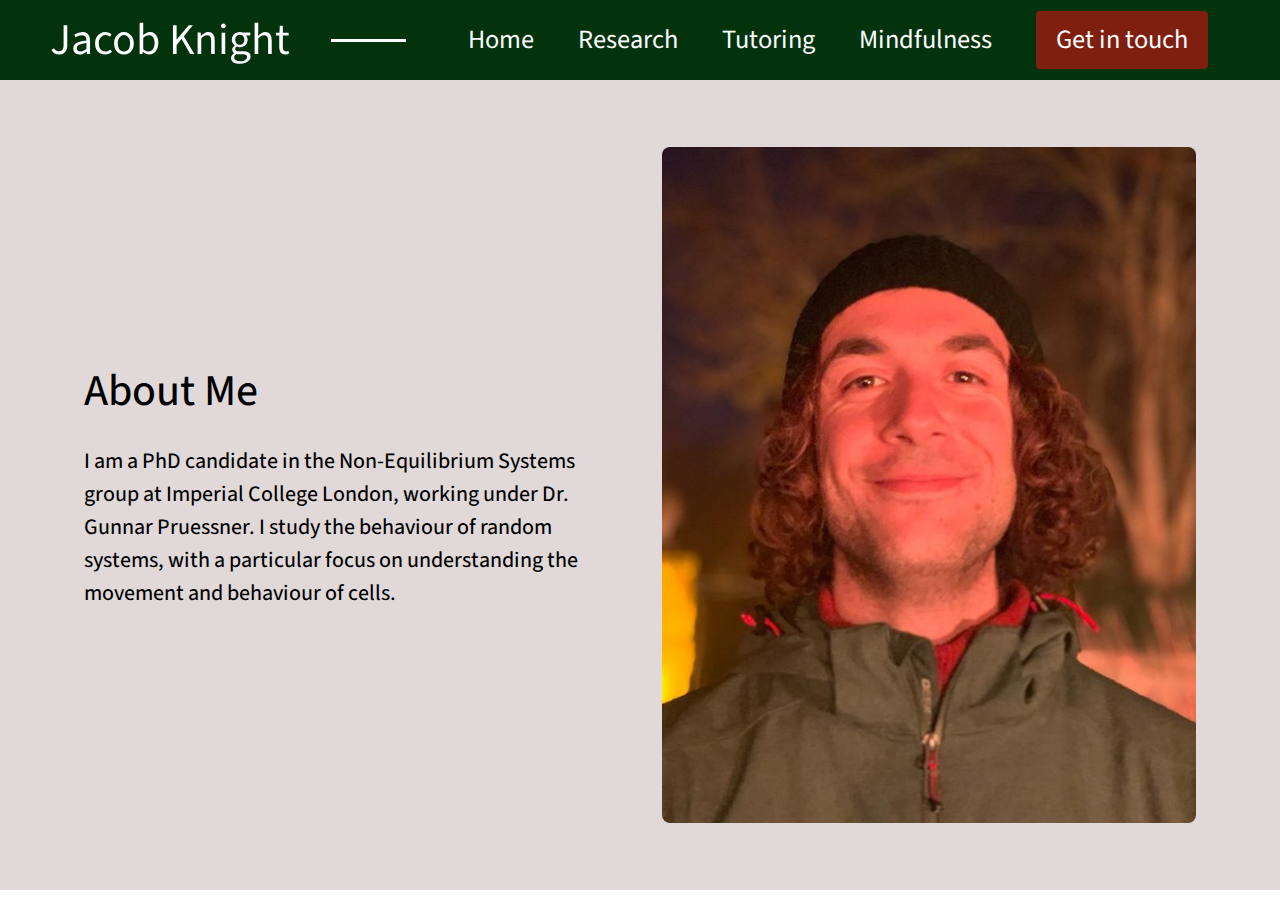
<file: index.html>
<!DOCTYPE html>
<html lang="en">
  <head>
    <meta charset="UTF-8" />
    <meta http-equiv="X-UA-Compatible" content="IE=edge" />
    <meta name="viewport" content="width=device-width, initial-scale=1.0" />
    <meta name="viewport" content="width=device-width, initial-scale=1.0, maximum-scale=1.0, user-scalable=no" />
    <title>Jacob Knight - Home</title>
    <link rel="stylesheet" href="styles.css" />
    <link rel="preconnect" href="https://fonts.googleapis.com" />
    <link rel="preconnect" href="https://fonts.gstatic.com" crossorigin />
    <link
      href="https://fonts.googleapis.com/css2?family=Source+Sans+Pro:ital,wght@0,400;0,700;1,600&display=swap"
      rel="stylesheet"
    />
    <link
      rel="icon"
      type="image/x-icon"
      href="images/bacterium-solid (1).svg"
    />
  </head>
  <body>
    <nav class="navbar">
      <div class="navbar__container">
        <a href="/" id="navbar__logo">Jacob Knight</a>
        <div class="navbar__toggle" id="mobile-menu">
          <span class="bar"></span>
          <span class="bar"></span>
          <span class="bar"></span>
        </div>
        <ul class="navbar__menu">
          <li class="navbar__item">
            <a href="/" class="navbar__links"> Home </a>
          </li>
          <li class="navbar__item">
            <a href="/research.html" class="navbar__links"> Research </a>
          </li>
          <li class="navbar__item">
            <a href="/tutoring.html" class="navbar__links"> Tutoring </a>
          </li>
          <li class="navbar__item">
            <a href="/mindfulness.html" class="navbar__links"> Mindfulness </a>
          </li>
          <li class="navbar__btn">
            <a href="/contact.html" class="button"> Get in touch </a>
          </li>
        </ul>
      </div>
    </nav>

    <!-- Hero section -->
    <div class="main">
      <div class="main__container">
        <div class="main__content">
          <h1>About Me</h1>
          <p>
            I am a PhD candidate in the Non-Equilibrium Systems group at Imperial College London, working
            under Dr. Gunnar Pruessner. I study the behaviour of random systems, with a particular focus on understanding the movement and behaviour of cells.
          </p>
        </div>
        <div class="main__img--container">
          <img
            src="images/IMG-20220117-WA0063.jpg"
            alt="Jacob Knight"
            id="main__img"
            class="hero_image"
          />
        </div>
      </div>
    </div>

    <script>
      // Mobile menu toggle functionality
      const mobileMenu = document.querySelector('#mobile-menu');
      const menuLinks = document.querySelector('.navbar__menu');
      
      if (mobileMenu) {
        mobileMenu.addEventListener('click', function() {
          mobileMenu.classList.toggle('is-active');
          menuLinks.classList.toggle('active');
        });
      }
      
      // Check screen size on resize
      window.addEventListener('resize', function() {
        if (window.innerWidth > 960) {
          if (menuLinks.classList.contains('active')) {
            menuLinks.classList.remove('active');
          }
          if (mobileMenu.classList.contains('is-active')) {
            mobileMenu.classList.remove('is-active');
          }
        }
      });
    </script>
  </body>
</html>
</file>
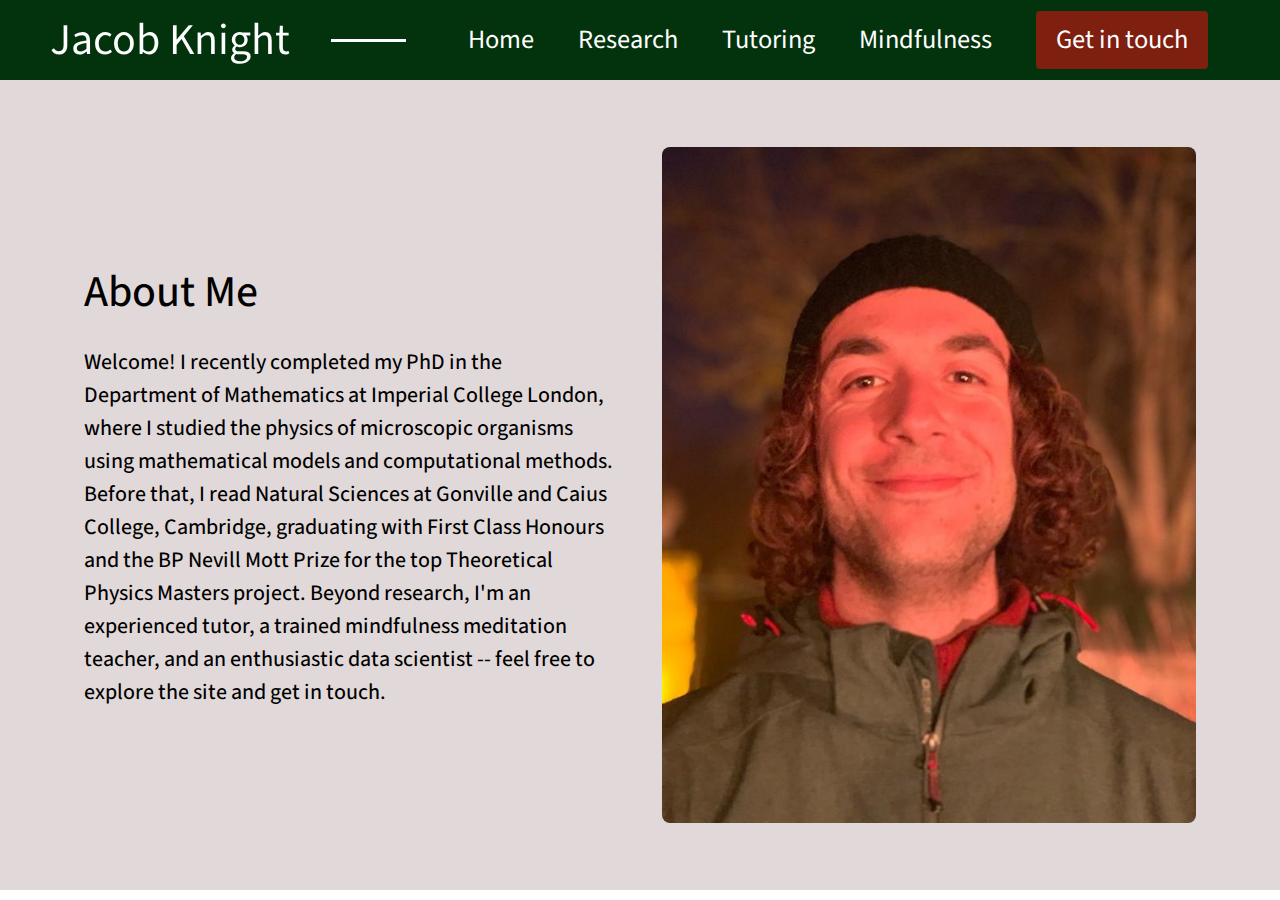
<file: archive_index.html>
<!DOCTYPE html>
<html lang="en">
  <head>
    <meta charset="UTF-8" />
    <meta http-equiv="X-UA-Compatible" content="IE=edge" />
    <meta name="viewport" content="width=device-width, initial-scale=1.0" />
    <title>Jacob Knight - Home</title>
    <link rel="stylesheet" href="styles.css" />
    <link rel="preconnect" href="https://fonts.googleapis.com" />
    <link rel="preconnect" href="https://fonts.gstatic.com" crossorigin />
    <link
      href="https://fonts.googleapis.com/css2?family=Source+Sans+Pro:ital,wght@0,400;0,700;1,600&display=swap"
      rel="stylesheet"
    />
    <link
      rel="icon"
      type="image/x-icon"
      href="images/bacterium-solid (1).svg"
    />
  </head>
  <body>
    <nav class="navbar">
      <div class="navbar__container">
        <a href="/" id="navbar__logo">Jacob Knight</a>
        <div class="navbar__toggle" id="mobile-menu">
          <span class="bar"></span>
          <span class="bar"></span>
          <span class="bar"></span>
        </div>
        <ul class="navbar__menu">
          <li class="navbar__item">
            <a href="/" class="navbar__links"> Home </a>
          </li>
          <li class="navbar__item">
            <a href="/research.html" class="navbar__links"> Research </a>
          </li>
          <li class="navbar__item">
            <a href="/tutoring.html" class="navbar__links"> Tutoring </a>
          </li>
          <li class="navbar__item">
            <a href="/mindfulness.html" class="navbar__links"> Mindfulness </a>
          </li>
          <li class="navbar__btn">
            <a href="/contact.html" class="button"> Get in touch </a>
          </li>
        </ul>
      </div>
    </nav>

    <!-- Hero section -->
    <div class="main">
      <div class="main__container">
        <div class="main__content">
          <h1>About Me</h1>
          <p>
            Welcome! I recently completed my PhD in the Department of Mathematics at Imperial College London, where I studied the physics of microscopic organisms using mathematical models and computational methods. Before that, I read Natural Sciences at Gonville and Caius College, Cambridge, graduating with First Class Honours and the BP Nevill Mott Prize for the top Theoretical Physics Masters project. Beyond research, I'm an experienced tutor, a trained mindfulness meditation teacher, and an enthusiastic data scientist -- feel free to explore the site and get in touch.
          </p>
        </div>
        <div class="main__img--container">
          <img
            class="hero_image"
            src="images/IMG-20220117-WA0063.jpg"
            alt="Jacob Knight"
            id="main__img"
          />
        </div>
      </div>
    </div>
  </body>
</html>
</file>
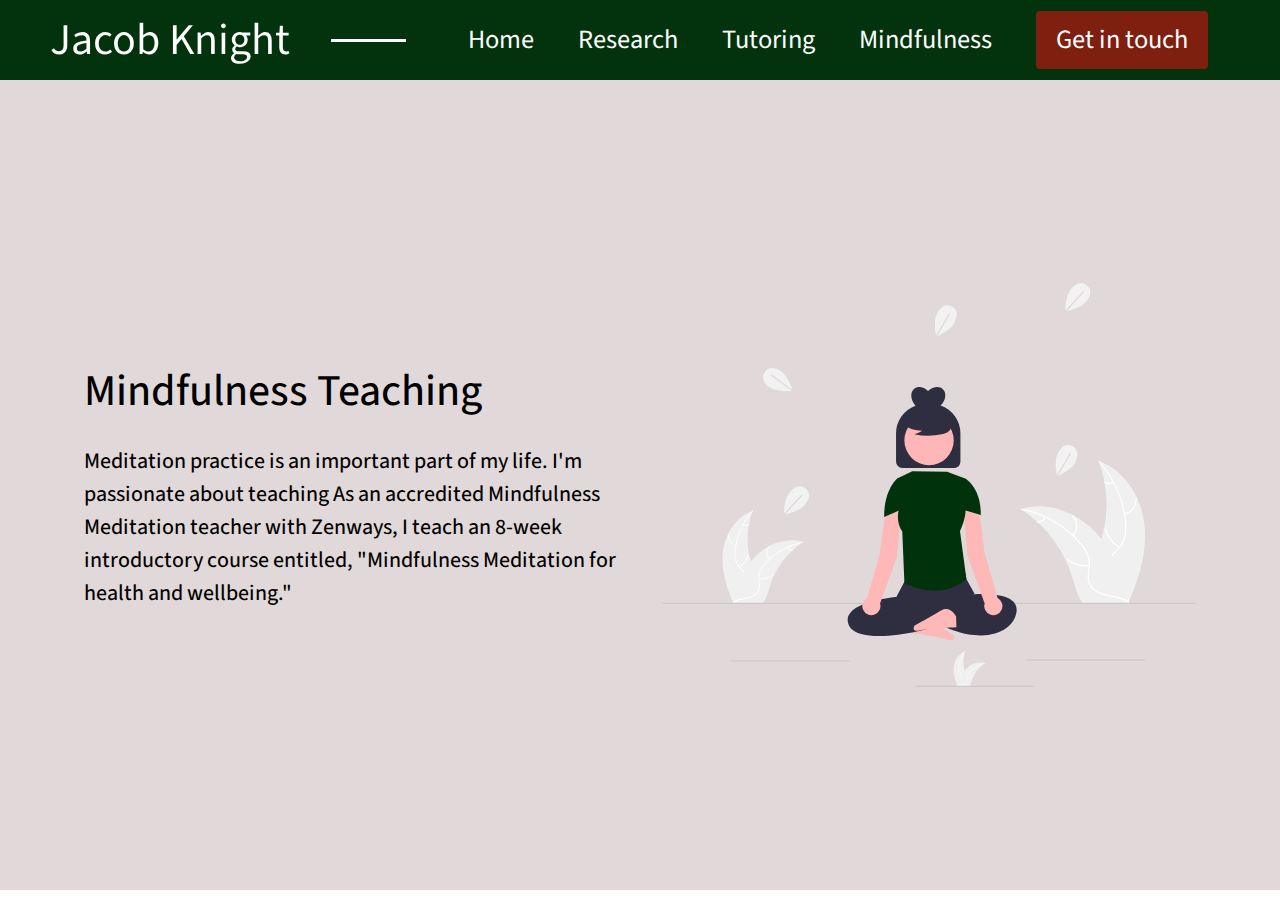
<file: mindfulness.html>
<!DOCTYPE html>
<html lang="en">
  <head>
    <meta charset="UTF-8" />
    <meta http-equiv="X-UA-Compatible" content="IE=edge" />
    <meta name="viewport" content="width=device-width, initial-scale=1.0" />
    <meta name="viewport" content="width=device-width, initial-scale=1.0, maximum-scale=1.0, user-scalable=no" />
    <title>Jacob Knight - Mindfulness</title>
    <link rel="stylesheet" href="styles.css" />
    <link rel="preconnect" href="https://fonts.googleapis.com" />
    <link rel="preconnect" href="https://fonts.gstatic.com" crossorigin />
    <link
      href="https://fonts.googleapis.com/css2?family=Source+Sans+Pro:ital,wght@0,400;0,700;1,600&display=swap"
      rel="stylesheet"
    />
    <link
      rel="icon"
      type="image/x-icon"
      href="images/bacterium-solid (1).svg"
    />
  </head>
  <body>
    <nav class="navbar">
      <div class="navbar__container">
        <a href="/" id="navbar__logo">Jacob Knight</a>
        <div class="navbar__toggle" id="mobile-menu">
          <span class="bar"></span>
          <span class="bar"></span>
          <span class="bar"></span>
        </div>
        <ul class="navbar__menu">
          <li class="navbar__item">
            <a href="/" class="navbar__links"> Home </a>
          </li>
          <li class="navbar__item">
            <a href="/research.html" class="navbar__links"> Research </a>
          </li>
          <li class="navbar__item">
            <a href="/tutoring.html" class="navbar__links"> Tutoring </a>
          </li>
          <li class="navbar__item">
            <a href="/mindfulness.html" class="navbar__links"> Mindfulness </a>
          </li>
          <li class="navbar__btn">
            <a href="/contact.html" class="button"> Get in touch </a>
          </li>
        </ul>
      </div>
    </nav>

    <!-- Hero section -->
    <div class="main">
      <div class="main__container">
        <div class="main__content">
          <h1>Mindfulness Teaching</h1>
          <p>
            Meditation practice is an important part of my life. I'm passionate about teaching As an accredited Mindfulness Meditation teacher with Zenways, I
            teach an 8-week introductory course entitled, "Mindfulness
            Meditation for health and wellbeing."
          </p>
        </div>
        <div class="main__img--container">
          <img
            class="page_image"
            src="images/undraw_meditation_re_gll0.svg"
            alt="a bit of alt text"
            id="main__img"
          />
        </div>
      </div>
    </div>
    <script>
      // Mobile menu toggle functionality
      const mobileMenu = document.querySelector('#mobile-menu');
      const menuLinks = document.querySelector('.navbar__menu');
      
      if (mobileMenu) {
        mobileMenu.addEventListener('click', function() {
          mobileMenu.classList.toggle('is-active');
          menuLinks.classList.toggle('active');
        });
      }
      
      // Check screen size on resize
      window.addEventListener('resize', function() {
        if (window.innerWidth > 960) {
          if (menuLinks.classList.contains('active')) {
            menuLinks.classList.remove('active');
          }
          if (mobileMenu.classList.contains('is-active')) {
            mobileMenu.classList.remove('is-active');
          }
        }
      });
    </script>
  </body>
</html>
</file>
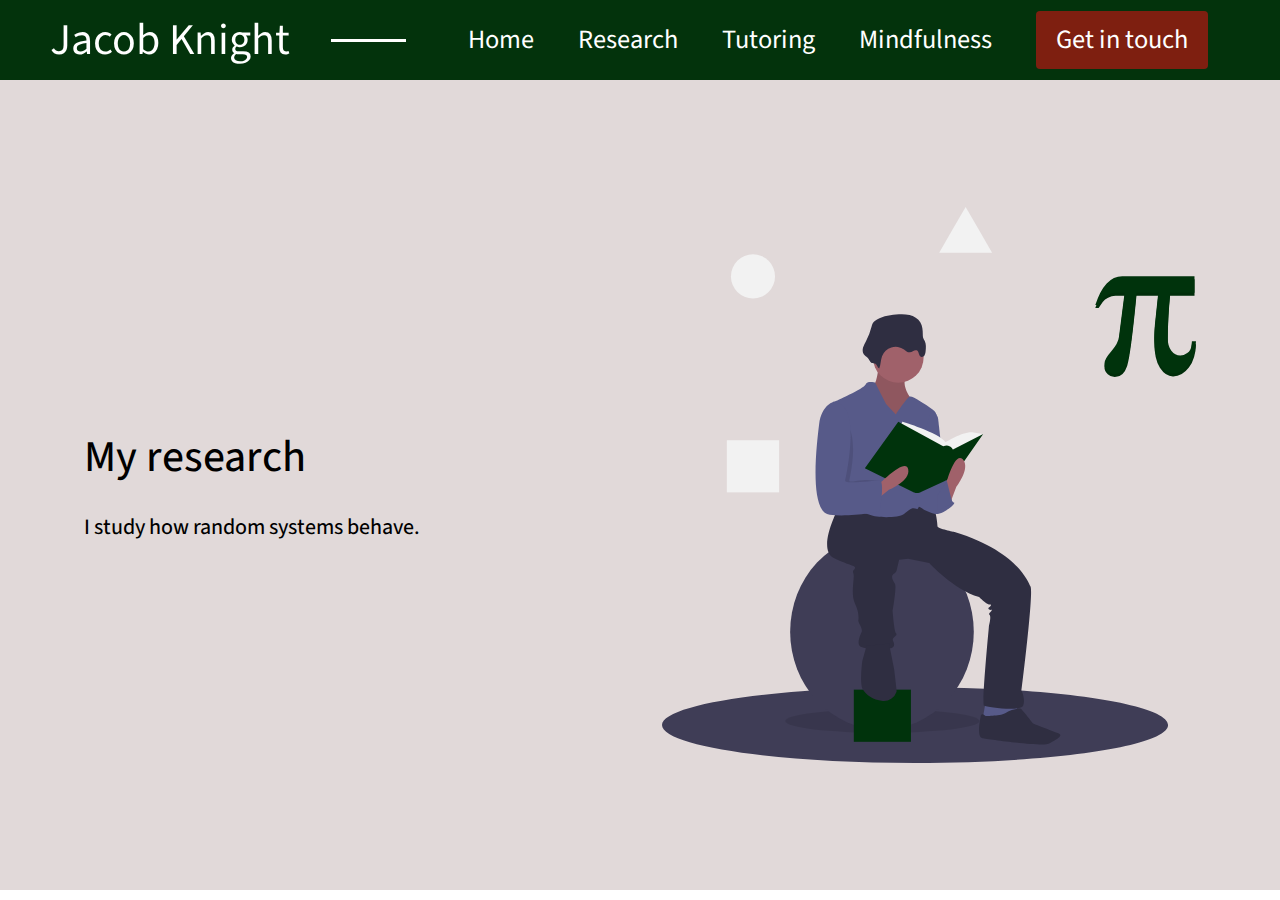
<file: research.html>
<!DOCTYPE html>
<html lang="en">
  <head>
    <meta charset="UTF-8" />
    <meta http-equiv="X-UA-Compatible" content="IE=edge" />
    <meta name="viewport" content="width=device-width, initial-scale=1.0" />
    <meta name="viewport" content="width=device-width, initial-scale=1.0, maximum-scale=1.0, user-scalable=no" />
    <title>Jacob Knight - Research</title>
    <link rel="stylesheet" href="styles.css" />
    <link rel="preconnect" href="https://fonts.googleapis.com" />
    <link rel="preconnect" href="https://fonts.gstatic.com" crossorigin />
    <link
      href="https://fonts.googleapis.com/css2?family=Source+Sans+Pro:ital,wght@0,400;0,700;1,600&display=swap"
      rel="stylesheet"
    />
    <link
      rel="icon"
      type="image/x-icon"
      href="images/bacterium-solid (1).svg"
    />
  </head>
  <body>
    <nav class="navbar">
      <div class="navbar__container">
        <a href="/" id="navbar__logo">Jacob Knight</a>
        <div class="navbar__toggle" id="mobile-menu">
          <span class="bar"></span>
          <span class="bar"></span>
          <span class="bar"></span>
        </div>
        <ul class="navbar__menu">
          <li class="navbar__item">
            <a href="/" class="navbar__links"> Home </a>
          </li>
          <li class="navbar__item">
            <a href="/research.html" class="navbar__links"> Research </a>
          </li>
          <li class="navbar__item">
            <a href="/tutoring.html" class="navbar__links"> Tutoring </a>
          </li>
          <li class="navbar__item">
            <a href="/mindfulness.html" class="navbar__links"> Mindfulness </a>
          </li>
          <li class="navbar__btn">
            <a href="/contact.html" class="button"> Get in touch </a>
          </li>
        </ul>
      </div>
    </nav>

    <!-- Hero section -->
    <div class="main">
      <div class="main__container">
        <div class="main__content">
          <h1>My research</h1>
          <p>I study how random systems behave.</p>
        </div>
        <div class="main__img--container">
          <img
            class="page_image"
            src="images/undraw_mathematics_-4-otb.svg"
            alt="a bit of alt text"
            id="main__img"
          />
        </div>
      </div>
    </div>
    <script>
      // Mobile menu toggle functionality
      const mobileMenu = document.querySelector('#mobile-menu');
      const menuLinks = document.querySelector('.navbar__menu');
      
      if (mobileMenu) {
        mobileMenu.addEventListener('click', function() {
          mobileMenu.classList.toggle('is-active');
          menuLinks.classList.toggle('active');
        });
      }
      
      // Check screen size on resize
      window.addEventListener('resize', function() {
        if (window.innerWidth > 960) {
          if (menuLinks.classList.contains('active')) {
            menuLinks.classList.remove('active');
          }
          if (mobileMenu.classList.contains('is-active')) {
            mobileMenu.classList.remove('is-active');
          }
        }
      });
    </script>
  </body>
</html>
</file>
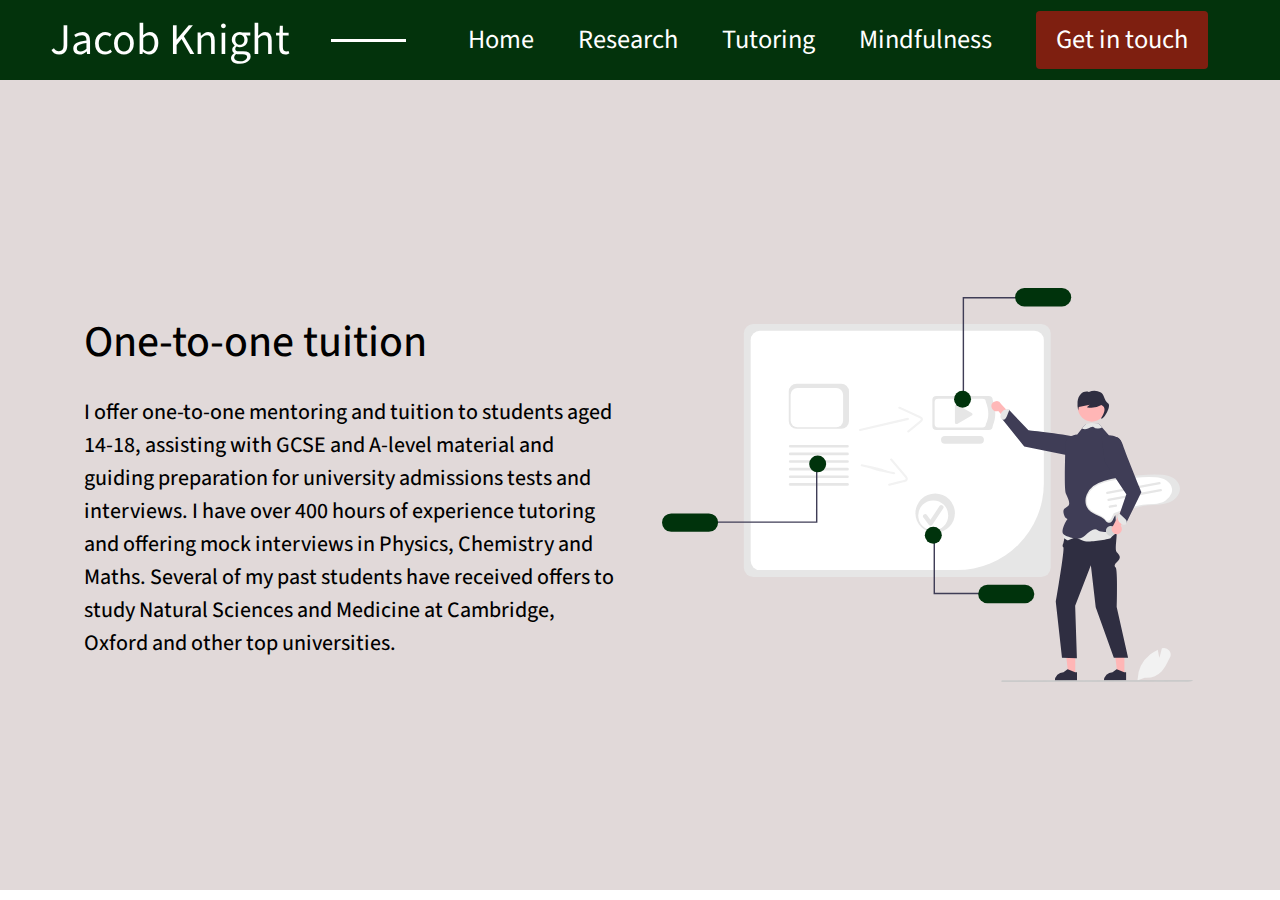
<file: tutoring.html>
<!DOCTYPE html>
<html lang="en">
  <head>
    <meta charset="UTF-8" />
    <meta http-equiv="X-UA-Compatible" content="IE=edge" />
    <meta name="viewport" content="width=device-width, initial-scale=1.0" />
    <meta name="viewport" content="width=device-width, initial-scale=1.0, maximum-scale=1.0, user-scalable=no" />
    <title>Jacob Knight - Tutoring</title>
    <link rel="stylesheet" href="styles.css" />
    <link rel="preconnect" href="https://fonts.googleapis.com" />
    <link rel="preconnect" href="https://fonts.gstatic.com" crossorigin />
    <link
      href="https://fonts.googleapis.com/css2?family=Source+Sans+Pro:ital,wght@0,400;0,700;1,600&display=swap"
      rel="stylesheet"
    />
    <link
      rel="icon"
      type="image/x-icon"
      href="images/bacterium-solid (1).svg"
    />
  </head>
  <body>
    <nav class="navbar">
      <div class="navbar__container">
        <a href="/" id="navbar__logo">Jacob Knight</a>
        <div class="navbar__toggle" id="mobile-menu">
          <span class="bar"></span>
          <span class="bar"></span>
          <span class="bar"></span>
        </div>
        <ul class="navbar__menu">
          <li class="navbar__item">
            <a href="/" class="navbar__links"> Home </a>
          </li>
          <li class="navbar__item">
            <a href="/research.html" class="navbar__links"> Research </a>
          </li>
          <li class="navbar__item">
            <a href="/tutoring.html" class="navbar__links"> Tutoring </a>
          </li>
          <li class="navbar__item">
            <a href="/mindfulness.html" class="navbar__links"> Mindfulness </a>
          </li>
          <li class="navbar__btn">
            <a href="/contact.html" class="button"> Get in touch </a>
          </li>
        </ul>
      </div>
    </nav>

    <!-- Hero section -->
    <div class="main">
      <div class="main__container">
        <div class="main__content">
          <h1>One-to-one tuition</h1>
          <p>
            I offer one-to-one mentoring and tuition to students aged 14-18, assisting
            with GCSE and A-level material and guiding preparation for
            university admissions tests and interviews. I have over 400 hours of experience tutoring and offering mock interviews in Physics, Chemistry and
            Maths. Several of my past students have received offers to study Natural Sciences and Medicine at Cambridge, Oxford and other top universities.
          </p>
        </div>
        <div class="main__img--container">
          <img
            class="page_image"
            src="images/undraw_teaching_re_g7e3.svg"
            alt="Tutoring"
            id="main__img"
          />
        </div>
      </div>
    </div>
    <script>
      // Mobile menu toggle functionality
      const mobileMenu = document.querySelector('#mobile-menu');
      const menuLinks = document.querySelector('.navbar__menu');
      
      if (mobileMenu) {
        mobileMenu.addEventListener('click', function() {
          mobileMenu.classList.toggle('is-active');
          menuLinks.classList.toggle('active');
        });
      }
      
      // Check screen size on resize
      window.addEventListener('resize', function() {
        if (window.innerWidth > 960) {
          if (menuLinks.classList.contains('active')) {
            menuLinks.classList.remove('active');
          }
          if (mobileMenu.classList.contains('is-active')) {
            mobileMenu.classList.remove('is-active');
          }
        }
      });
    </script>
  </body>
</html>
</file>
<file: styles.css>
* {
  box-sizing: border-box;
  margin: 0;
  padding: 0;
  font-family: "Source Sans Pro", sans-serif;
}

br {
  display: block;
  margin: 10px 0;
}

/* Responsive typography */
html {
  font-size: 16px; /* Base font size */
}

@media screen and (min-width: 320px) {
  html {
    font-size: calc(16px + 0.5vw);
  }
}

@media screen and (min-width: 1200px) {
  html {
    font-size: 22px; /* Cap the font size for very large screens */
  }
}

/* Navbar styling */
.navbar {
  background: rgb(3, 51, 12);
  height: 80px;
  display: flex;
  justify-content: center;
  align-items: center;
  font-size: 1.2rem;
  position: sticky;
  top: 0;
  z-index: 999;
}

.navbar__container {
  display: flex;
  justify-content: space-between;
  height: 80px;
  z-index: 1;
  width: 100%;
  max-width: 1300px;
  margin: 0 auto;
  padding: 0 50px;
}

#navbar__logo {
  background-color: #ff8177;
  background-image: linear-gradient(to top, #ffffff 0%, #ffffff 100%);
  background-size: 100%;
  -webkit-background-clip: text;
  -moz-background-clip: text;
  -webkit-text-fill-color: transparent;
  -moz-text-fill-color: transparent;
  display: flex;
  align-items: center;
  cursor: pointer;
  text-decoration: none;
  font-size: 2rem;
  transition: all 0.2s ease;
}

.fa-gem {
  margin-right: 0.5rem;
}

.navbar__menu {
  display: flex;
  align-items: center;
  list-style: none;
  text-align: center;
}

.navbar__item {
  height: 80px;
}

.navbar__links {
  color: #fff;
  display: flex;
  align-items: center;
  justify-content: center;
  text-decoration: none;
  padding: 0 1rem;
  height: 100%;
  transition: all 0.2s ease;
}

.navbar__btn {
  display: flex;
  justify-content: center;
  align-items: center;
  padding: 0 1rem;
  width: 100%;
}

.button {
  display: flex;
  justify-content: center;
  align-items: center;
  text-decoration: none;
  padding: 10px 20px;
  height: 100%;
  width: 100%;
  border: none;
  outline: none;
  border-radius: 4px;
  background: rgba(200, 20, 20, 0.624);
  color: #fff;
  transition: all 0.2s ease;
}

.button:hover {
  background: rgba(200, 20, 20, 0.3);
  transition: all 0.2s ease;
}

.navbar__links:hover {
  opacity: 0.3;
  transition: all 0.2s ease;
}

#navbar__logo:hover {
  transition: all 0.2s ease;
}

/* Mobile menu styles */
.navbar__toggle {
  display: none;
  height: 100%;
  display: flex;
  align-items: center;
}

.bar {
  width: 25px;
  height: 3px;
  margin: 5px auto;
  transition: all 0.3s ease-in-out;
  background: #fff;
  display: block;
}

/* Main content styles */
.main {
  background-color: #e1d9d9;
  position: relative;
  z-index: 1;
}

.main__container {
  display: flex;
  flex-direction: row;
  align-items: center;
  justify-content: space-between;
  padding: 2rem;
  max-width: 1200px;
  margin: 0 auto;
  gap: 2rem;
  background-color: #e1d9d9;
  min-height: 90vh;
}

.main__content {
  flex: 1;
}

.main__content h1 {
  font-size: 2rem;
  margin-bottom: 1rem;
  font-weight: 450;
}

.main__content p {
  font-size: 1rem;
  line-height: 1.5;
  margin-top: 1rem;
  font-weight: 450;
}

.main__img--container {
  flex: 1;
  display: flex;
  justify-content: center;
  align-items: center;
  width: 100%;
  max-width: 600px;
}

#main__img, .hero_image {
  width: 100%;
  height: auto;
  max-width: 100%;
  display: block;
  border-radius: 8px;
  box-shadow: none;
}

/* Responsive styles for mobile */
@media screen and (max-width: 960px) {
  .navbar__container {
    position: relative; /* Ensure the container is a positioning context */
  }

  .navbar__menu {
    display: grid;
    grid-template-columns: auto;
    margin: 0;
    width: 100%;
    position: absolute;
    top: -1000px;
    opacity: 0;
    transition: all 0.5s ease;
    height: auto;
    z-index: -1;
    background: rgb(3, 51, 12);
  }

  .navbar__menu.active {
    background: rgb(3, 51, 12);
    top: 80px;
    left: 0;
    width: 100%; 
    opacity: 1;
    transition: all 0.5s ease;
    z-index: 99;
    height: auto;
    width: 100vw; /* Full viewport width */
    left: 0; /* Align to left edge of screen */
    margin: 0;
    padding: 30px 0;
    position: fixed;
  }

  #navbar__logo {
    padding-left: 25px;
    font-size: 1.5rem;
  }

  .navbar__toggle {
    display: flex;
    cursor: pointer;
    align-items: center;
  }

  .navbar__toggle.is-active .bar:nth-child(2) {
    opacity: 0;
  }

  .navbar__toggle.is-active .bar:nth-child(1) {
    transform: translateY(8px) rotate(45deg);
  }

  .navbar__toggle.is-active .bar:nth-child(3) {
    transform: translateY(-8px) rotate(-45deg);
  }

  .navbar__item {
    width: 100%;
    height: 60px;
  }

  .navbar__links {
    text-align: center;
    padding: 1rem;
    width: 100%;
    display: table;
    font-size: 1rem;
  }

  .navbar__btn {
    padding-bottom: 1rem;
    width: 100%;
    display: flex;
    justify-content: center;
    align-items: center;
  }

  .button {
    display: flex;
    justify-content: center;
    align-items: center;
    width: 80%;
    height: 50px;
    margin: 0;
    font-size: 1rem;
  }
}

/* Responsive layout for smaller screens */
@media screen and (max-width: 768px) {
  .main__container {
    flex-direction: column-reverse;
    text-align: center;
    padding: 2rem 1rem;
  }
  
  .main__img--container {
    margin-bottom: 1.5rem;
  }
  
  #main__img, .hero_image {
    max-width: 80%;
  }
}
</file>
